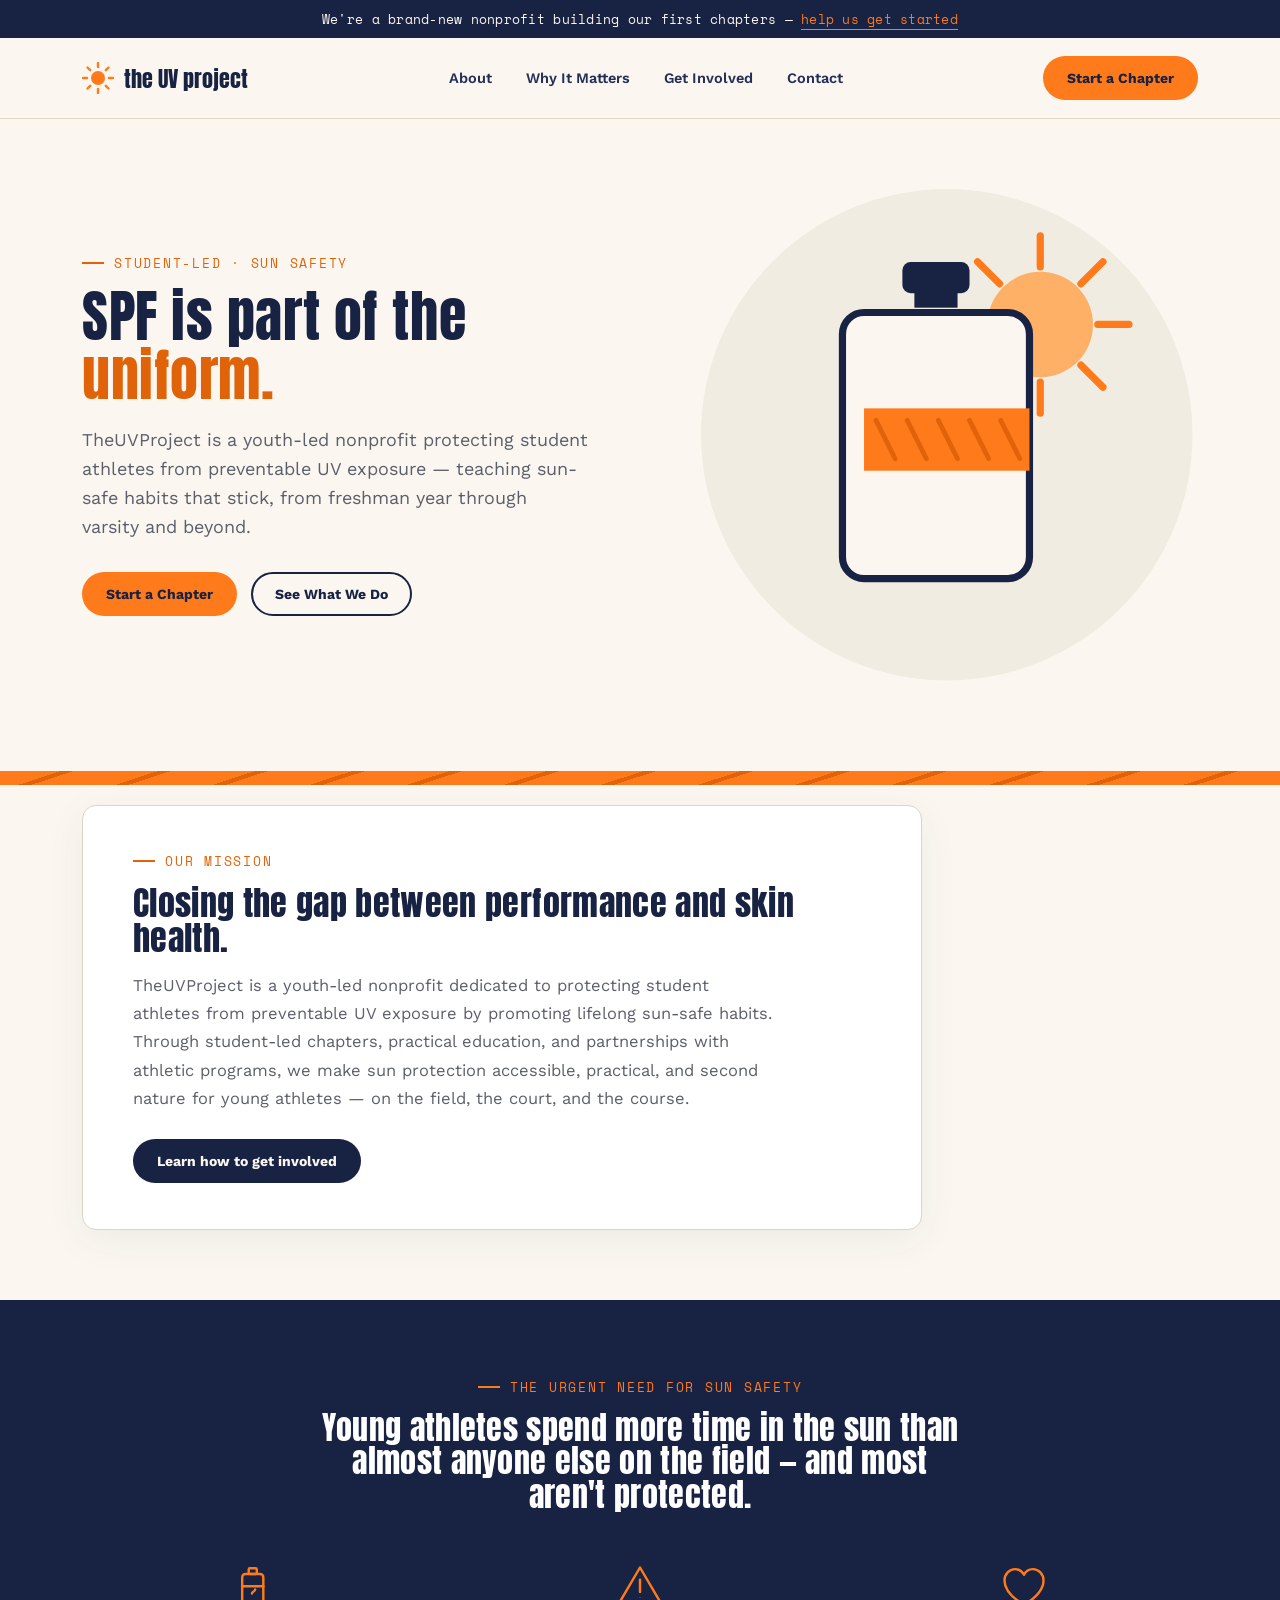
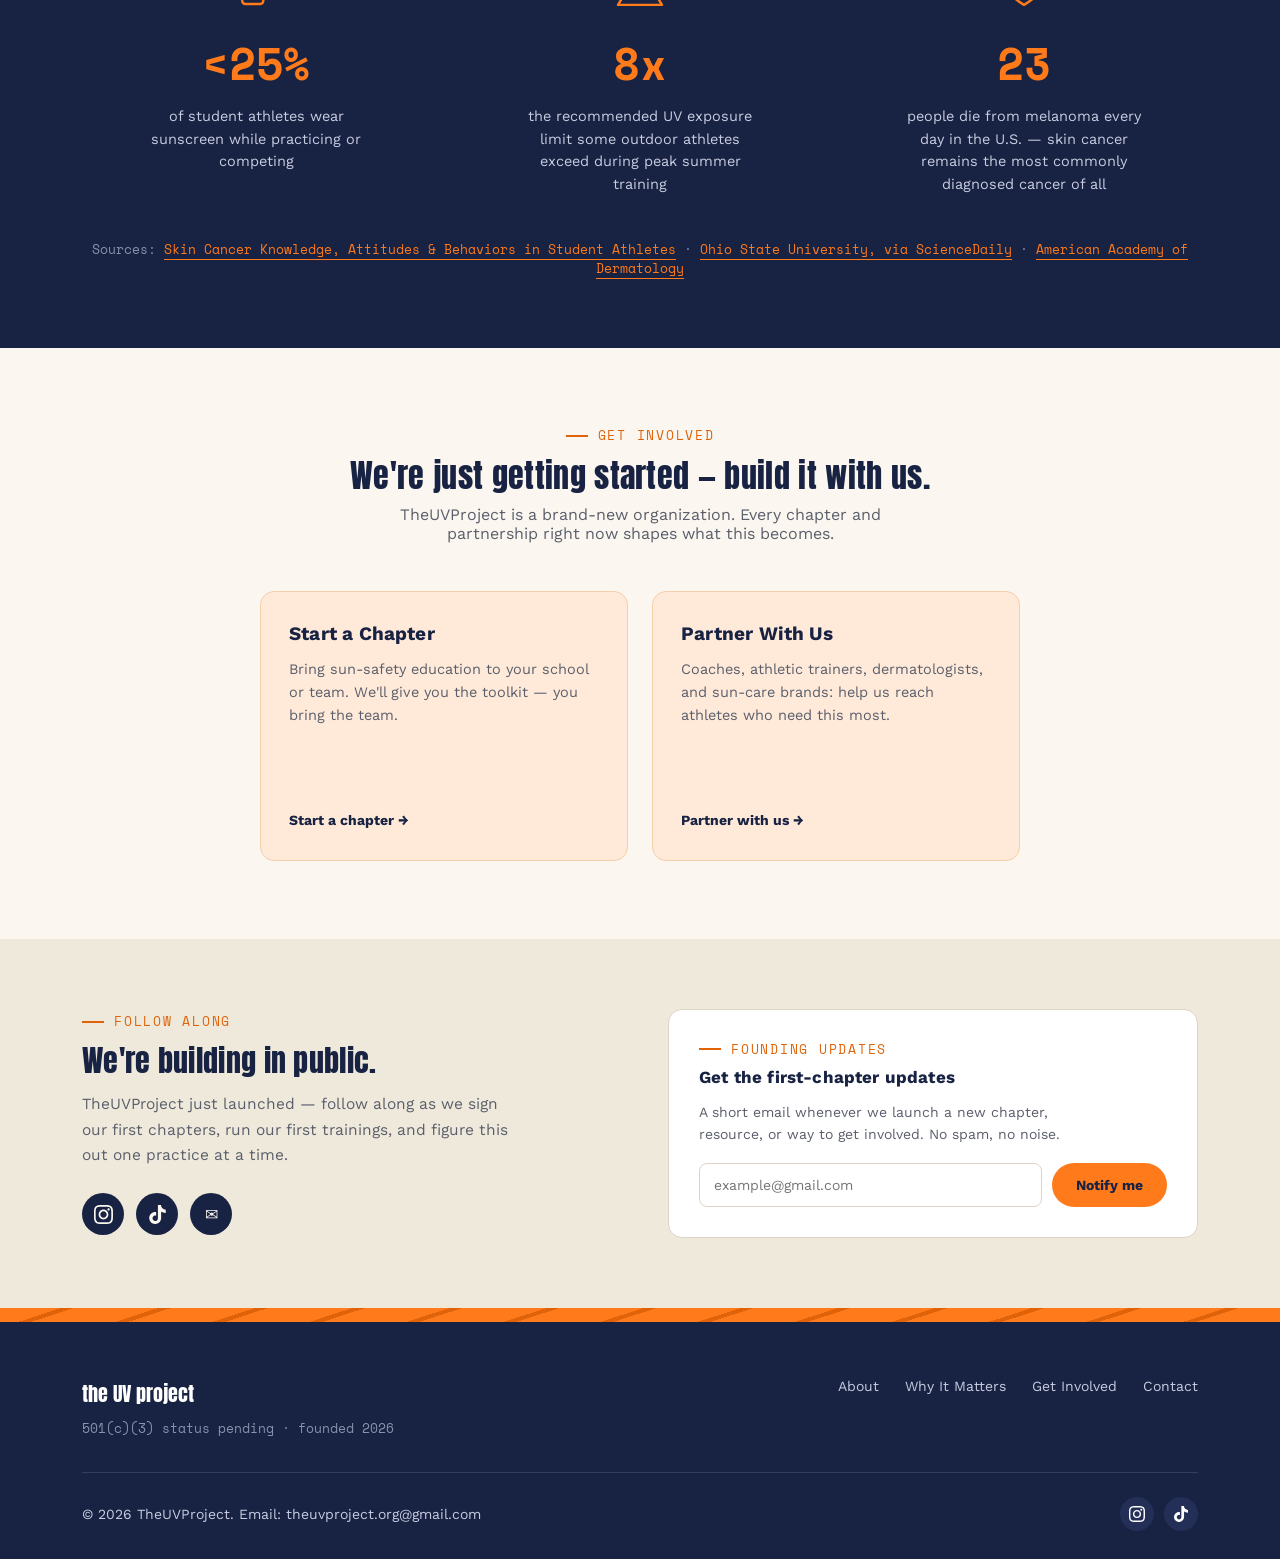
<file: index.html>
<!DOCTYPE html>
<html lang="en">
<head>
<meta charset="UTF-8">
<meta name="viewport" content="width=device-width, initial-scale=1.0">
<title>theUVproject.org</title>
<link rel="icon" type="image/png" href="Untitled_design__2_-removebg-preview.png">
<link rel="preconnect" href="https://fonts.googleapis.com">
<link rel="preconnect" href="https://fonts.gstatic.com" crossorigin>
<link href="https://fonts.googleapis.com/css2?family=Anton&family=Space+Mono:wght@400;700&family=Work+Sans:wght@400;500;600;700&display=swap" rel="stylesheet">
<style>
  :root{
    --ink:#182242;
    --ink-2:#232f57;
    --sun:#FF7A1A;
    --sun-deep:#e0630a;
    --sun-tint:#FFEADA;
    --sun-tint-line:#f5cfa8;
    --cream:#FBF7F0;
    --paper:#FFFFFF;
    --zinc:#EFE9DC;
    --text:#20232b;
    --text-soft:#5b5f6b;
    --line:#dcd5c4;
    --radius:14px;
    --display: 'Anton', sans-serif;
    --body: 'Work Sans', sans-serif;
    --mono: 'Space Mono', monospace;
  }
  *{box-sizing:border-box;}
  html{scroll-behavior:smooth;}
  body{
    margin:0;
    font-family:var(--body);
    color:var(--text);
    background:var(--cream);
    -webkit-font-smoothing:antialiased;
  }
  img,svg{display:block;max-width:100%;}
  a{color:inherit;text-decoration:none;}
  .wrap{max-width:1180px;margin:0 auto;padding:0 32px;}
  h1,h2,h3{font-family:var(--display);font-weight:400;letter-spacing:0.01em;line-height:1.05;margin:0;}
  .eyebrow{
    font-family:var(--mono);
    font-size:12.5px;
    letter-spacing:0.14em;
    text-transform:uppercase;
    color:var(--sun-deep);
    display:flex;align-items:center;gap:10px;
    margin-bottom:14px;
  }
  .eyebrow::before{
    content:"";
    width:22px;height:2px;background:var(--sun-deep);display:inline-block;
  }

  /* stripe signature motif — the zinc-oxide cheek stripe, used as a recurring divider */
  .stripe{
    height:14px;
    background: repeating-linear-gradient(
      -18deg,
      var(--sun) 0 26px,
      var(--sun-deep) 26px 30px
    );
  }
  .stripe.thin{height:8px;}
  .stripe.ink{
    background: repeating-linear-gradient(-18deg, var(--ink) 0 26px, var(--ink-2) 26px 30px);
  }

  /* ---- announcement bar ---- */
  .announce{
    background:var(--ink);
    color:var(--cream);
    text-align:center;
    font-family:var(--mono);
    font-size:13px;
    padding:9px 20px;
    letter-spacing:0.02em;
  }
  .announce a{color:var(--sun);border-bottom:1px solid var(--sun);}

  /* ---- nav ---- */
  header.site{
    background:var(--cream);
    border-bottom:1px solid var(--line);
    position:sticky;top:0;z-index:50;
  }
  nav{
    display:flex;align-items:center;justify-content:space-between;
    padding:18px 32px;max-width:1180px;margin:0 auto;
  }
  .logo{
    font-family:var(--display);
    font-size:22px;
    display:flex;
    align-items:center;
    gap:10px;
    color:var(--ink);
  }
  .logo .mark{
    width:32px;height:32px;
    flex-shrink:0;
  }
  .navlinks{display:flex;align-items:center;gap:34px;}
  .navlinks a{
    font-size:14.5px;font-weight:600;color:var(--ink-2);
  }
  .navlinks a:hover{color:var(--sun-deep);}
  .btn{
    display:inline-block;
    font-family:var(--body);
    font-weight:700;
    font-size:14px;
    padding:12px 22px;
    border-radius:999px;
    border:2px solid transparent;
    cursor:pointer;
  }
  .btn-primary{background:var(--sun);color:var(--ink);}
  .btn-primary:hover{background:var(--sun-deep);color:var(--cream);}
  .btn-dark{background:var(--ink);color:var(--cream);}
  .btn-dark:hover{background:var(--ink-2);}
  .btn-outline{background:transparent;border-color:var(--ink);color:var(--ink);}
  .btn-outline:hover{background:var(--ink);color:var(--cream);}
  .navcta{display:flex;align-items:center;gap:18px;}
  .navtoggle{display:none;background:none;border:0;font-size:26px;cursor:pointer;color:var(--ink);}

  /* ---- hero ---- */
  .hero{padding:64px 0 84px;}
  .hero .wrap{
    display:grid;grid-template-columns:1.05fr 0.95fr;gap:56px;align-items:center;
  }
  .hero h1{font-size:56px;color:var(--ink);}
  .hero h1 .accent{color:var(--sun-deep);}
  .hero p.lede{
    font-size:18px;line-height:1.6;color:var(--text-soft);max-width:46ch;
    margin:22px 0 30px;
  }
  .hero-ctas{display:flex;gap:14px;flex-wrap:wrap;}
  .hero-art{position:relative;}

  /* ---- mission card ---- */
  .mission-section{padding:20px 0 70px;}
  .mission-card{
    background:var(--paper);
    border-radius:var(--radius);
    padding:46px 50px;
    box-shadow:0 10px 40px rgba(24,34,66,0.06);
    border:1px solid var(--line);
    max-width:840px;
  }
  .mission-card h2{font-size:34px;color:var(--ink);margin-bottom:16px;}
  .mission-card p{font-size:16.5px;line-height:1.7;color:var(--text-soft);margin-bottom:26px;max-width:64ch;}

  /* ---- why it matters (ink section) ---- */
  .matters{background:var(--ink);color:var(--cream);padding:78px 0 70px;}
  .matters .eyebrow{color:var(--sun);}
  .matters .eyebrow::before{background:var(--sun);}
  .matters h2{font-size:32px;text-align:center;max-width:640px;margin:0 auto 50px;color:#fff;}
  .stat-grid{
    display:grid;grid-template-columns:repeat(3,1fr);gap:36px;
    text-align:center;
  }
  .stat-icon{width:52px;height:52px;margin:0 auto 18px;color:var(--sun);}
  .stat-num{font-family:var(--mono);font-size:44px;font-weight:700;color:var(--sun);margin-bottom:10px;}
  .stat-label{font-size:14.5px;color:#c7cce0;line-height:1.55;max-width:26ch;margin:0 auto;}
  .matters .source{
    text-align:center;margin-top:44px;font-size:12.5px;color:#8891ac;font-family:var(--mono);
  }
  .matters .source a{color:var(--sun);border-bottom:1px solid var(--sun);}

  /* ---- get involved ---- */
  .involved{padding:78px 0;}
  .involved h2{font-size:32px;color:var(--ink);text-align:center;margin-bottom:12px;}
  .involved .sub{text-align:center;color:var(--text-soft);max-width:52ch;margin:0 auto 48px;font-size:16px;}
  .card-grid{display:grid;grid-template-columns:repeat(2,1fr);gap:24px;max-width:760px;margin:0 auto;}
  .involve-card{
    background:var(--sun-tint);
    border-radius:var(--radius);
    padding:32px 28px;
    border:1px solid var(--sun-tint-line);
    display:flex;flex-direction:column;gap:14px;
    min-height:270px;
  }
  .involve-card h3{font-family:var(--body);font-weight:700;font-size:19px;color:var(--ink);}
  .involve-card p{font-size:14.5px;line-height:1.6;color:var(--text-soft);margin:0;flex:1;}
  .involve-card a.link{font-size:14px;font-weight:700;color:var(--ink);}
  .involve-card a.link:hover{color:var(--sun-deep);}

  /* ---- community / follow ---- */
  .community{background:var(--zinc);padding:70px 0;}
  .community .wrap{
    display:grid;grid-template-columns:1fr 1fr;gap:56px;align-items:center;
  }
  .community h2{font-size:30px;color:var(--ink);margin-bottom:14px;}
  .community p{color:var(--text-soft);font-size:15.5px;line-height:1.65;max-width:44ch;margin-bottom:24px;}
  .social-row{display:flex;gap:12px;}
  .social-row a{
    width:42px;height:42px;border-radius:50%;background:var(--ink);color:var(--cream);
    display:flex;align-items:center;justify-content:center;
  }
  .social-row a svg{width:19px;height:19px;}
  .social-row a:hover{background:var(--sun-deep);}
  .signal-box{
    background:var(--paper);border:1px solid var(--line);border-radius:var(--radius);
    padding:30px;
  }
  .signal-box .eyebrow{margin-bottom:10px;}
  .signal-box h3{font-family:var(--body);font-size:17px;font-weight:700;margin-bottom:8px;color:var(--ink);}
  .signal-box p{font-size:14px;color:var(--text-soft);margin-bottom:18px;line-height:1.6;}
  .signal-form{display:flex;gap:10px;}
  .signal-form input{
    flex:1;padding:12px 14px;border-radius:8px;border:1px solid var(--line);font-family:var(--body);font-size:14px;
  }

  /* ---- footer ---- */
  footer{background:var(--ink);color:#c7cce0;padding:56px 0 28px;font-size:14px;}
  footer .foot-grid{
    display:flex;justify-content:space-between;flex-wrap:wrap;gap:32px;padding-bottom:34px;border-bottom:1px solid #333d63;
  }
  footer .foot-logo{font-family:var(--display);font-size:20px;color:#fff;margin-bottom:10px;}
  footer .foot-links{display:flex;gap:26px;flex-wrap:wrap;}
  footer .foot-links a:hover{color:#fff;}
  footer .foot-bottom{
    display:flex;justify-content:space-between;align-items:center;padding-top:24px;flex-wrap:wrap;gap:14px;
  }
  footer .foot-social{display:flex;gap:10px;}
  footer .foot-social a{
    width:34px;height:34px;border-radius:50%;background:#232f57;color:#fff;
    display:flex;align-items:center;justify-content:center;
  }
  footer .foot-social a svg{width:16px;height:16px;}
  footer .foot-social a:hover{background:var(--sun);}
  footer .pending{color:#8891ac;font-size:12.5px;font-family:var(--mono);}

  @media (max-width: 860px){
    .navlinks{display:none;}
    .navtoggle{display:block;}
    .hero .wrap{grid-template-columns:1fr;}
    .hero-art{order:-1;}
    .hero h1{font-size:40px;}
    .stat-grid{grid-template-columns:1fr;gap:34px;}
    .card-grid{grid-template-columns:1fr;}
    .community .wrap{grid-template-columns:1fr;}
    .mission-card{padding:34px 26px;}
  }
</style>
</head>
<body>

<div class="announce">
  We're a brand-new nonprofit building our first chapters — <a href="#involved">help us get started</a>
</div>

<header class="site">
  <nav>
    <a href="#top" class="logo">
      <svg class="mark" viewBox="0 0 32 32" fill="none" xmlns="http://www.w3.org/2000/svg">
        <circle cx="16" cy="16" r="7" fill="var(--sun)"/>
        <g stroke="var(--sun)" stroke-width="2.4" stroke-linecap="round">
          <line x1="16" y1="1" x2="16" y2="5"/>
          <line x1="16" y1="27" x2="16" y2="31"/>
          <line x1="1" y1="16" x2="5" y2="16"/>
          <line x1="27" y1="16" x2="31" y2="16"/>
          <line x1="5.5" y1="5.5" x2="8.2" y2="8.2"/>
          <line x1="23.8" y1="23.8" x2="26.5" y2="26.5"/>
          <line x1="26.5" y1="5.5" x2="23.8" y2="8.2"/>
          <line x1="8.2" y1="23.8" x2="5.5" y2="26.5"/>
        </g>
      </svg>
      the UV project</a>
    <div class="navlinks">
      <a href="#mission">About</a>
      <a href="#matters">Why It Matters</a>
      <a href="#involved">Get Involved</a>
      <a href="#contact">Contact</a>
    </div>
    <div class="navcta">
      <a href="https://forms.gle/QwWm1bfNtrbjVypX6" target="_blank" rel="noopener" class="btn btn-primary">Start a Chapter</a>
      <button class="navtoggle" aria-label="menu">☰</button>
    </div>
  </nav>
</header>

<section class="hero" id="top">
  <div class="wrap">
    <div>
      <div class="eyebrow">Student-led · Sun safety</div>
      <h1>SPF is part of the <span class="accent">uniform.</span></h1>
      <p class="lede">TheUVProject is a youth-led nonprofit protecting student athletes from preventable UV exposure — teaching sun-safe habits that stick, from freshman year through varsity and beyond.</p>
      <div class="hero-ctas">
        <a href="https://forms.gle/QwWm1bfNtrbjVypX6" target="_blank" rel="noopener" class="btn btn-primary">Start a Chapter</a>
        <a href="#mission" class="btn btn-outline">See What We Do</a>
      </div>
    </div>
    <div class="hero-art">
      <svg viewBox="0 0 420 420" xmlns="http://www.w3.org/2000/svg">
        <circle cx="210" cy="210" r="205" fill="#F1ECE2"/>
        <g stroke="#FF7A1A" stroke-width="6" stroke-linecap="round">
          <line x1="254.1" y1="84.1" x2="235.7" y2="65.7"/>
          <line x1="288" y1="70" x2="288" y2="44"/>
          <line x1="321.9" y1="84.1" x2="340.3" y2="65.7"/>
          <line x1="336" y1="118" x2="362" y2="118"/>
          <line x1="321.9" y1="151.9" x2="340.3" y2="170.3"/>
          <line x1="288" y1="166" x2="288" y2="192"/>
        </g>
        <circle cx="288" cy="118" r="44" fill="#FFB067"/>
        <rect x="173" y="66" width="56" height="26" rx="7" fill="#182242"/>
        <rect x="183" y="88" width="36" height="16" fill="#182242"/>
        <path d="M141 108 h120 a18 18 0 0 1 18 18 v186 a18 18 0 0 1 -18 18 h-120 a18 18 0 0 1 -18 -18 v-186 a18 18 0 0 1 18 -18 z" fill="#FBF7F0" stroke="#182242" stroke-width="6"/>
        <rect x="141" y="188" width="138" height="52" fill="#FF7A1A"/>
        <g stroke="#e0630a" stroke-width="4" stroke-linecap="round">
          <line x1="151" y1="198" x2="167" y2="230"/>
          <line x1="177" y1="198" x2="193" y2="230"/>
          <line x1="203" y1="198" x2="219" y2="230"/>
          <line x1="229" y1="198" x2="245" y2="230"/>
          <line x1="255" y1="198" x2="271" y2="230"/>
        </g>
      </svg>
    </div>
  </div>
</section>

<div class="stripe"></div>

<section class="mission-section" id="mission">
  <div class="wrap">
    <div class="mission-card">
      <div class="eyebrow">Our Mission</div>
      <h2>Closing the gap between performance and skin health.</h2>
      <p>TheUVProject is a youth-led nonprofit dedicated to protecting student athletes from preventable UV exposure by promoting lifelong sun-safe habits. Through student-led chapters, practical education, and partnerships with athletic programs, we make sun protection accessible, practical, and second nature for young athletes — on the field, the court, and the course.</p>
      <a href="#involved" class="btn btn-dark">Learn how to get involved</a>
    </div>
  </div>
</section>

<section class="matters" id="matters">
  <div class="wrap">
    <div class="eyebrow" style="justify-content:center;">The Urgent Need for Sun Safety</div>
    <h2>Young athletes spend more time in the sun than almost anyone else on the field — and most aren't protected.</h2>
    <div class="stat-grid">
      <div>
        <svg class="stat-icon" viewBox="0 0 64 64" fill="none" stroke="currentColor" stroke-width="3" stroke-linecap="round" stroke-linejoin="round">
          <rect x="23" y="9" width="10" height="7" rx="1.5"/>
          <path d="M19 16h18a4 4 0 0 1 4 4v29a4 4 0 0 1-4 4H19a4 4 0 0 1-4-4V20a4 4 0 0 1 4-4z"/>
          <line x1="15" y1="31" x2="41" y2="31"/>
          <path d="M27 40c0-2.5 4-2.5 4-5"/>
        </svg>
        <div class="stat-num">&lt;25%</div>
        <div class="stat-label">of student athletes wear sunscreen while practicing or competing</div>
      </div>
      <div>
        <svg class="stat-icon" viewBox="0 0 64 64" fill="none" stroke="currentColor" stroke-width="3" stroke-linecap="round" stroke-linejoin="round">
          <path d="M32 8 L59 54 H5 Z"/>
          <line x1="32" y1="23" x2="32" y2="38"/>
          <circle cx="32" cy="45" r="0.6" fill="currentColor" stroke="none"/>
        </svg>
        <div class="stat-num">8x</div>
        <div class="stat-label">the recommended UV exposure limit some outdoor athletes exceed during peak summer training</div>
      </div>
      <div>
        <svg class="stat-icon" viewBox="0 0 64 64" fill="none" stroke="currentColor" stroke-width="3" stroke-linecap="round" stroke-linejoin="round">
          <path d="M32 54c-16-9.5-24-19-24-30 0-8 6-14 13-14 5 0 9 3 11 7 2-4 6-7 11-7 7 0 13 6 13 14 0 11-8 20.5-24 30z"/>
        </svg>
        <div class="stat-num">23</div>
        <div class="stat-label">people die from melanoma every day in the U.S. — skin cancer remains the most commonly diagnosed cancer of all</div>
      </div>
    </div>
    <div class="source">Sources: <a href="https://www.ncbi.nlm.nih.gov/pmc/articles/PMC3982453/" target="_blank" rel="noopener">Skin Cancer Knowledge, Attitudes & Behaviors in Student Athletes</a> · <a href="https://www.sciencedaily.com/releases/2019/08/190830115553.htm" target="_blank" rel="noopener">Ohio State University, via ScienceDaily</a> · <a href="https://www.aad.org/media/stats-skin-cancer" target="_blank" rel="noopener">American Academy of Dermatology</a></div>
  </div>
</section>

<section class="involved" id="involved">
  <div class="wrap">
    <div class="eyebrow" style="justify-content:center;">Get Involved</div>
    <h2>We're just getting started — build it with us.</h2>
    <p class="sub">TheUVProject is a brand-new organization. Every chapter and partnership right now shapes what this becomes.</p>
    <div class="card-grid">
      <div class="involve-card">
        <h3>Start a Chapter</h3>
        <p>Bring sun-safety education to your school or team. We'll give you the toolkit — you bring the team.</p>
        <a href="https://forms.gle/QwWm1bfNtrbjVypX6" target="_blank" rel="noopener" class="link">Start a chapter →</a>
      </div>
      <div class="involve-card">
        <h3>Partner With Us</h3>
        <p>Coaches, athletic trainers, dermatologists, and sun-care brands: help us reach athletes who need this most.</p>
        <a href="mailto:theuvproject.org@gmail.com" class="link">Partner with us →</a>
      </div>
    </div>
  </div>
</section>

<section class="community">
  <div class="wrap">
    <div>
      <div class="eyebrow">Follow Along</div>
      <h2>We're building in public.</h2>
      <p>TheUVProject just launched — follow along as we sign our first chapters, run our first trainings, and figure this out one practice at a time.</p>
      <div class="social-row">
        <a href="https://www.instagram.com/theuvproject" target="_blank" rel="noopener" aria-label="Instagram">
          <svg viewBox="0 0 24 24" fill="currentColor" xmlns="http://www.w3.org/2000/svg"><path d="M12 0C8.74 0 8.333.015 7.053.072 5.775.132 4.905.333 4.14.63c-.789.306-1.459.717-2.126 1.384S.935 3.35.63 4.14C.333 4.905.131 5.775.072 7.053.012 8.333 0 8.74 0 12s.015 3.667.072 4.947c.06 1.277.261 2.148.558 2.913.306.788.717 1.459 1.384 2.126.667.666 1.336 1.079 2.126 1.384.766.296 1.636.499 2.913.558C8.333 23.988 8.74 24 12 24s3.667-.015 4.947-.072c1.277-.06 2.148-.262 2.913-.558.788-.306 1.459-.718 2.126-1.384.666-.667 1.079-1.335 1.384-2.126.296-.765.499-1.636.558-2.913.06-1.28.072-1.687.072-4.947s-.015-3.667-.072-4.947c-.06-1.277-.262-2.149-.558-2.913-.306-.789-.718-1.459-1.384-2.126C21.319 1.347 20.651.935 19.86.63c-.765-.297-1.636-.499-2.913-.558C15.667.012 15.26 0 12 0zm0 2.16c3.203 0 3.585.016 4.85.071 1.17.055 1.805.249 2.227.415.562.217.96.477 1.382.896.419.42.679.819.896 1.381.164.422.36 1.057.413 2.227.057 1.266.07 1.646.07 4.85s-.015 3.585-.074 4.85c-.061 1.17-.256 1.805-.421 2.227a3.81 3.81 0 0 1-.899 1.382 3.744 3.744 0 0 1-1.38.896c-.42.164-1.065.36-2.235.413-1.274.057-1.649.07-4.859.07-3.211 0-3.586-.015-4.859-.074-1.171-.061-1.816-.256-2.236-.421a3.716 3.716 0 0 1-1.379-.899 3.644 3.644 0 0 1-.9-1.38c-.165-.42-.359-1.065-.42-2.235-.045-1.26-.061-1.649-.061-4.844 0-3.196.016-3.586.061-4.861.061-1.171.255-1.816.42-2.236.245-.556.51-.96.9-1.379.391-.419.838-.689 1.379-.9.42-.165 1.051-.36 2.221-.421 1.275-.045 1.65-.06 4.859-.06l.045.03zM12 5.838c-3.405 0-6.162 2.76-6.162 6.162 0 3.405 2.76 6.162 6.162 6.162 3.405 0 6.162-2.76 6.162-6.162 0-3.405-2.76-6.162-6.162-6.162zM12 16c-2.21 0-4-1.79-4-4s1.79-4 4-4 4 1.79 4 4-1.79 4-4 4zm7.846-10.405c0 .795-.646 1.44-1.44 1.44-.795 0-1.44-.645-1.44-1.44 0-.794.646-1.439 1.44-1.439.793 0 1.44.645 1.44 1.439z"/></svg>
        </a>
        <a href="https://www.tiktok.com/@theuvproject" target="_blank" rel="noopener" aria-label="TikTok">
          <svg viewBox="0 0 24 24" fill="currentColor" xmlns="http://www.w3.org/2000/svg"><path d="M12.53.02C13.84 0 15.14.01 16.44 0c.08 1.53.63 3.09 1.75 4.17 1.12 1.11 2.7 1.62 4.24 1.79v4.03c-1.44-.05-2.89-.35-4.2-.97-.57-.26-1.1-.59-1.62-.93-.01 2.92.01 5.84-.02 8.75-.08 1.4-.54 2.79-1.35 3.94-1.31 1.92-3.58 3.17-5.91 3.21-1.43.08-2.86-.31-4.08-1.03-2.02-1.19-3.44-3.37-3.65-5.71-.02-.5-.03-1-.01-1.49.18-1.9 1.12-3.72 2.58-4.96 1.66-1.44 3.98-2.13 6.15-1.72.02 1.48-.04 2.96-.04 4.44-.99-.32-2.15-.23-3.02.37-.63.41-1.11 1.04-1.36 1.75-.21.51-.15 1.07-.14 1.61.24 1.64 1.82 3.02 3.5 2.87 1.12-.01 2.19-.66 2.77-1.61.19-.33.4-.67.41-1.06.1-1.79.06-3.57.07-5.36.01-4.03-.01-8.05.02-12.07z"/></svg>
        </a>
        <a href="mailto:theuvproject.org@gmail.com" aria-label="Email">✉</a>
      </div>
    </div>
    <div class="signal-box">
      <div class="eyebrow">Founding Updates</div>
      <h3>Get the first-chapter updates</h3>
      <p>A short email whenever we launch a new chapter, resource, or way to get involved. No spam, no noise.</p>
      <div class="signal-form">
        <input type="email" placeholder="example@gmail.com" />
        <button class="btn btn-primary">Notify me</button>
      </div>
    </div>
  </div>
</section>

<div class="stripe"></div>

<footer id="contact">
  <div class="wrap">
    <div class="foot-grid">
      <div>
        <div class="foot-logo">the UV project</div>
        <div class="pending">501(c)(3) status pending · founded 2026</div>
      </div>
      <div class="foot-links">
        <a href="#mission">About</a>
        <a href="#matters">Why It Matters</a>
        <a href="#involved">Get Involved</a>
        <a href="mailto:theuvproject.org@gmail.com">Contact</a>
      </div>
    </div>
    <div class="foot-bottom">
      <div>© 2026 TheUVProject. Email: <a href="mailto:theuvproject.org@gmail.com">theuvproject.org@gmail.com</a></div>
      <div class="foot-social">
        <a href="https://www.instagram.com/theuvproject" target="_blank" rel="noopener" aria-label="Instagram">
          <svg viewBox="0 0 24 24" fill="currentColor" xmlns="http://www.w3.org/2000/svg"><path d="M12 0C8.74 0 8.333.015 7.053.072 5.775.132 4.905.333 4.14.63c-.789.306-1.459.717-2.126 1.384S.935 3.35.63 4.14C.333 4.905.131 5.775.072 7.053.012 8.333 0 8.74 0 12s.015 3.667.072 4.947c.06 1.277.261 2.148.558 2.913.306.788.717 1.459 1.384 2.126.667.666 1.336 1.079 2.126 1.384.766.296 1.636.499 2.913.558C8.333 23.988 8.74 24 12 24s3.667-.015 4.947-.072c1.277-.06 2.148-.262 2.913-.558.788-.306 1.459-.718 2.126-1.384.666-.667 1.079-1.335 1.384-2.126.296-.765.499-1.636.558-2.913.06-1.28.072-1.687.072-4.947s-.015-3.667-.072-4.947c-.06-1.277-.262-2.149-.558-2.913-.306-.789-.718-1.459-1.384-2.126C21.319 1.347 20.651.935 19.86.63c-.765-.297-1.636-.499-2.913-.558C15.667.012 15.26 0 12 0zm0 2.16c3.203 0 3.585.016 4.85.071 1.17.055 1.805.249 2.227.415.562.217.96.477 1.382.896.419.42.679.819.896 1.381.164.422.36 1.057.413 2.227.057 1.266.07 1.646.07 4.85s-.015 3.585-.074 4.85c-.061 1.17-.256 1.805-.421 2.227a3.81 3.81 0 0 1-.899 1.382 3.744 3.744 0 0 1-1.38.896c-.42.164-1.065.36-2.235.413-1.274.057-1.649.07-4.859.07-3.211 0-3.586-.015-4.859-.074-1.171-.061-1.816-.256-2.236-.421a3.716 3.716 0 0 1-1.379-.899 3.644 3.644 0 0 1-.9-1.38c-.165-.42-.359-1.065-.42-2.235-.045-1.26-.061-1.649-.061-4.844 0-3.196.016-3.586.061-4.861.061-1.171.255-1.816.42-2.236.245-.556.51-.96.9-1.379.391-.419.838-.689 1.379-.9.42-.165 1.051-.36 2.221-.421 1.275-.045 1.65-.06 4.859-.06l.045.03zM12 5.838c-3.405 0-6.162 2.76-6.162 6.162 0 3.405 2.76 6.162 6.162 6.162 3.405 0 6.162-2.76 6.162-6.162 0-3.405-2.76-6.162-6.162-6.162zM12 16c-2.21 0-4-1.79-4-4s1.79-4 4-4 4 1.79 4 4-1.79 4-4 4zm7.846-10.405c0 .795-.646 1.44-1.44 1.44-.795 0-1.44-.645-1.44-1.44 0-.794.646-1.439 1.44-1.439.793 0 1.44.645 1.44 1.439z"/></svg>
        </a>
        <a href="https://www.tiktok.com/@theuvproject" target="_blank" rel="noopener" aria-label="TikTok">
          <svg viewBox="0 0 24 24" fill="currentColor" xmlns="http://www.w3.org/2000/svg"><path d="M12.53.02C13.84 0 15.14.01 16.44 0c.08 1.53.63 3.09 1.75 4.17 1.12 1.11 2.7 1.62 4.24 1.79v4.03c-1.44-.05-2.89-.35-4.2-.97-.57-.26-1.1-.59-1.62-.93-.01 2.92.01 5.84-.02 8.75-.08 1.4-.54 2.79-1.35 3.94-1.31 1.92-3.58 3.17-5.91 3.21-1.43.08-2.86-.31-4.08-1.03-2.02-1.19-3.44-3.37-3.65-5.71-.02-.5-.03-1-.01-1.49.18-1.9 1.12-3.72 2.58-4.96 1.66-1.44 3.98-2.13 6.15-1.72.02 1.48-.04 2.96-.04 4.44-.99-.32-2.15-.23-3.02.37-.63.41-1.11 1.04-1.36 1.75-.21.51-.15 1.07-.14 1.61.24 1.64 1.82 3.02 3.5 2.87 1.12-.01 2.19-.66 2.77-1.61.19-.33.4-.67.41-1.06.1-1.79.06-3.57.07-5.36.01-4.03-.01-8.05.02-12.07z"/></svg>
        </a>
      </div>
    </div>
  </div>
</footer>

<script>
  const toggle = document.querySelector('.navtoggle');
  const links = document.querySelector('.navlinks');
  toggle.addEventListener('click', () => {
    const open = links.style.display === 'flex';
    links.style.display = open ? 'none' : 'flex';
    links.style.cssText += open ? '' : 'position:absolute;top:64px;left:0;right:0;background:#FBF7F0;flex-direction:column;padding:20px 32px;border-bottom:1px solid #dcd5c4;gap:16px;';
  });
</script>

</body>
</html>
</file>
